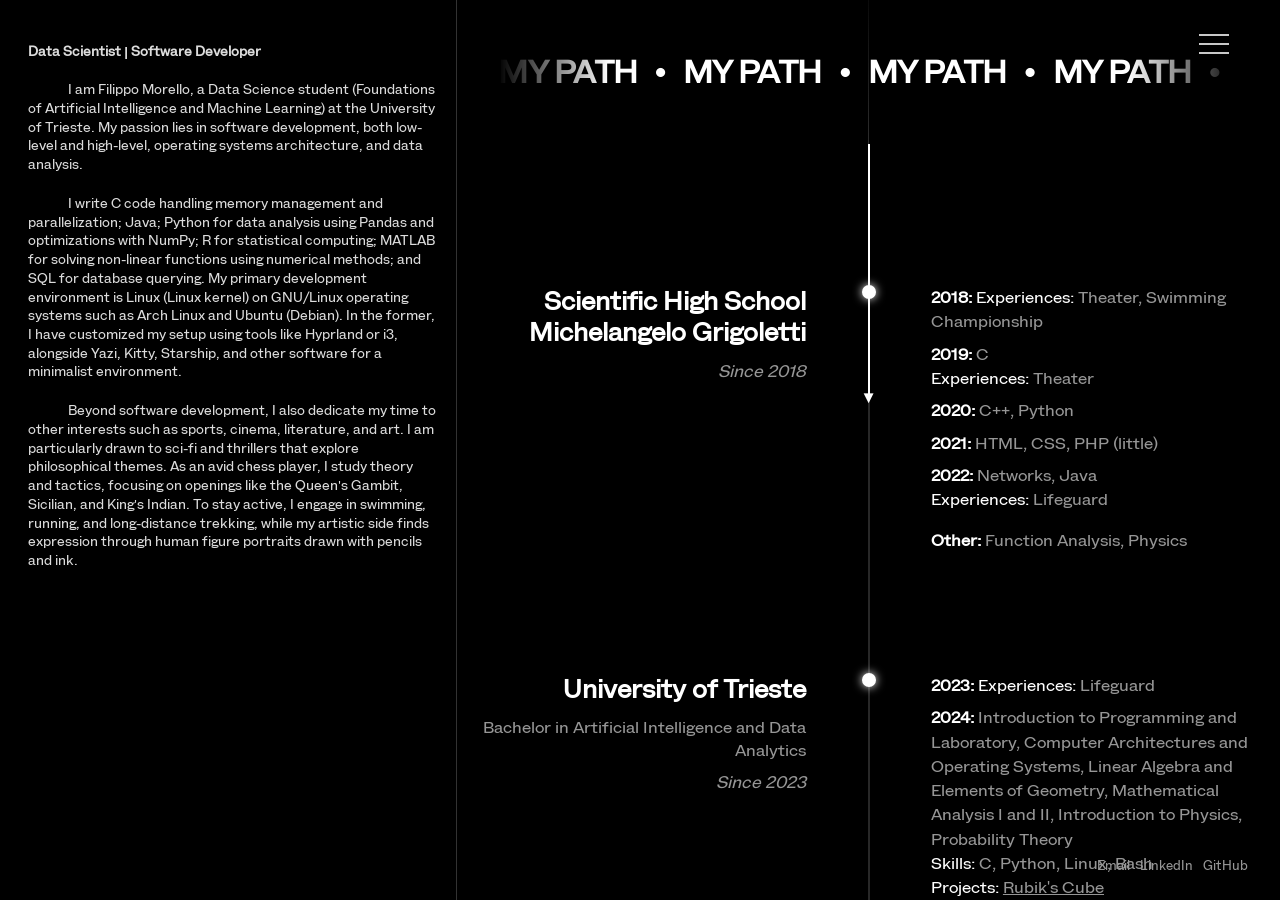
<file: index.html>
<!DOCTYPE html>
<html lang="en">
<head>
    <meta charset="UTF-8">
    <meta name="viewport" content="width=device-width, initial-scale=1.0">
    <title>Filippo Morello - Home</title>
    <link rel="stylesheet" href="css/style.css">
</head>
<body>
    <div class="page" id="top">
        <div class="orientation">
            
            <!-- Left Pane (Verso) -->
            <div class="verso">
                <nav class="hamburger-nav">
                    <div class="hamburger-icon">
                        <span></span>
                        <span></span>
                        <span></span>
                    </div>
                                        <div class="hamburger-menu">
                        <a href="index.html">Home</a>
                        <a href="html/projects.html">Projects</a>
                    </div>
                </nav>
                
                <div class="verso-index" id="about">
                    <p class="no-indent"><strong>Data Scientist | Software Developer </strong></p>
                    <p>I am Filippo Morello, a Data Science student (Foundations of Artificial Intelligence and Machine Learning) at the University of Trieste. My passion lies in software development, both low-level and high-level, operating systems architecture, and data analysis.</p>
                    <p>I write C code handling memory management and parallelization; Java; Python for data analysis using Pandas and optimizations with NumPy; R for statistical computing; MATLAB for solving non-linear functions using numerical methods; and SQL for database querying. My primary development environment is Linux (Linux kernel) on GNU/Linux operating systems such as Arch Linux and Ubuntu (Debian). In the former, I have customized my setup using tools like Hyprland or i3, alongside Yazi, Kitty, Starship, and other software for a minimalist environment.</p>
                    <p>Beyond software development, I also dedicate my time to other interests such as sports, cinema, literature, and art. I am particularly drawn to sci-fi and thrillers that explore philosophical themes. As an avid chess player, I study theory and tactics, focusing on openings like the Queen's Gambit, Sicilian, and King's Indian. To stay active, I engage in swimming, running, and long-distance trekking, while my artistic side finds expression through human figure portraits drawn with pencils and ink.</p>
                    
                    <p class="contact" id="contact">
                        <a href="mailto:filippo.morello@proton.me">Email</a>
                        <a href="https://www.linkedin.com/in/filmor04/" target="_blank">LinkedIn</a>
                        <a href="https://github.com/Il-Moro" target="_blank">GitHub</a>
                    </p>
                </div>
            </div>

            <!-- Right Pane (Recto) -->
            <div class="recto">
                
                <div class="giant-index-block" style="margin-bottom: 2em; width: 100%; margin-top: 4em;">
                    <div class="giant-word-container marquee-fade-container">
                        <h1 class="giant-word marquee-content" style="margin: 0; padding: 0; font-size: 2.5vw; color: #fff;">
                            My Path &nbsp; &bull; &nbsp; My Path &nbsp; &bull; &nbsp; My Path &nbsp; &bull; &nbsp; My Path &nbsp; &bull; &nbsp; My Path &nbsp; &bull; &nbsp; My Path &nbsp; &bull; &nbsp; My Path &nbsp; &bull; &nbsp; 
                        </h1>
                    </div>
                </div>

                <div class="timeline-container">
                    <div class="timeline-line"></div>
                    <div class="timeline-progress" id="timeline-progress"></div>
                    
                    <div class="timeline-node">
                        <div class="timeline-left">
                            <h2 class="timeline-title">Scientific High School<br>Michelangelo Grigoletti</h2>
                            <p class="timeline-date">Since 2018</p>
                        </div>
                        <div class="timeline-dot"></div>
                        <div class="timeline-right">
                            <p class="timeline-description"><strong>2018:</strong> <span style="color: #fff">Experiences:</span> Theater, Swimming Championship</p>
                            <p class="timeline-description"><strong>2019:</strong> C <br><span style="color: #fff">Experiences:</span> Theater</p>
                            <p class="timeline-description"><strong>2020:</strong> C++, Python</p>
                            <p class="timeline-description"><strong>2021:</strong> HTML, CSS, PHP (little)</p>
                            <p class="timeline-description"><strong>2022:</strong> Networks, Java <br><span style="color: #fff">Experiences:</span> Lifeguard</p>
                            <p class="timeline-description" style="margin-top: 1em;"><strong>Other:</strong> Function Analysis, Physics</p>
                        </div>
                    </div>

                    <div class="timeline-node">
                        <div class="timeline-left">
                            <h2 class="timeline-title">University of Trieste</h2>
                            <h3 class="timeline-subtitle">Bachelor in Artificial Intelligence and Data Analytics</h3>
                            <p class="timeline-date">Since 2023</p>
                        </div>
                        <div class="timeline-dot"></div>
                        <div class="timeline-right">
                            <p class="timeline-description"><strong>2023:</strong> <span style="color: #fff">Experiences:</span> Lifeguard</p>
                            <p class="timeline-description"><strong>2024:</strong> Introduction to Programming and Laboratory, Computer Architectures and Operating Systems, Linear Algebra and Elements of Geometry, Mathematical Analysis I and II, Introduction to Physics, Probability Theory <br><span style="color: #fff">Skills:</span> C, Python, Linux, Bash <br><span style="color: #fff">Projects:</span> <a href="html/projects.html#rubiks" style="color: rgb(150, 150, 150); text-decoration: underline;">Rubik's Cube</a></p>
                            <p class="timeline-description"><strong>2025:</strong> Algorithms and Data Structures, Databases, Optimization Algorithms, Statistical Inference, Mathematical Methods and Models for Artificial Intelligence, Ethical, Social and Legal Aspects of AI, English <br><span style="color: #fff">Skills:</span> R, MATLAB, PySide6, OOP, SQL, DB Queries</p>
                            <p class="timeline-description"><strong>2026:</strong> Introduction to Artificial Intelligence, Data Analytics, Machine Learning (RL, Supervised & Unsupervised), Neural Networks, Regression Models, Numerical Analysis, ODE Analysis for Models, Computability Complexity and Logic, Computer Networks and Cybersecurity, Software Development Methods <br><span style="color: #fff">Skills:</span> Python Data Stack (Scikit-learn, NumPy, Pandas), Tooling (Gradle, Git, GitHub Actions, CI/CD) <br><span style="color: #fff">Projects:</span> <a href="html/projects.html#tensorforth" style="color: rgb(150, 150, 150); text-decoration: underline;">TensorForth</a>, <a href="html/projects.html#chess" style="color: rgb(150, 150, 150); text-decoration: underline;">Java Chess Engine</a>, <a href="html/projects.html#dots" style="color: rgb(150, 150, 150); text-decoration: underline;">Arch & Hyprland Dots</a></p>
                        </div>
                    </div>

                    <div class="timeline-node">
                        <div class="timeline-left">
                            <h3 class="timeline-subtitle">Master's Degree in Data Science: Foundations of Artificial Intelligence and Machine Learning</h3>
                            <p class="timeline-date">Since 2026</p>
                        </div>
                        <div class="timeline-dot"></div>
                        <div class="timeline-right">
                            <p class="timeline-description">[following the lectures]</p>
                        </div>
                    </div>
                </div>

            </div>

        </div>
    </div>

    <script>
        document.addEventListener('DOMContentLoaded', () => {
            const recto = document.querySelector('.recto');
            const progress = document.getElementById('timeline-progress');
            const nodes = document.querySelectorAll('.timeline-node');
            
            const handleScroll = () => {
                const isMobile = window.innerWidth <= 768;
                const scrollContainer = isMobile ? window : recto;
                
                const scrollTop = isMobile ? window.scrollY : recto.scrollTop;
                const containerHeight = isMobile ? window.innerHeight : recto.clientHeight;
                const scrollHeight = isMobile ? document.body.scrollHeight : recto.scrollHeight;
                
                // Calculate percentage
                let percentage = (scrollTop / (scrollHeight - containerHeight)) * 100;
                // Add a little extra so it starts filling right away
                percentage = Math.min(percentage + 15, 100);
                
                progress.style.height = percentage + '%';

                // Activate nodes based on scroll
                nodes.forEach(node => {
                    const nodeTop = isMobile ? node.getBoundingClientRect().top : node.getBoundingClientRect().top - recto.getBoundingClientRect().top;
                    if (nodeTop < containerHeight * 0.75) {
                        node.classList.add('active');
                    } else {
                        node.classList.remove('active');
                    }
                });
            };

            const isMobile = window.innerWidth <= 768;
            if (isMobile) {
                window.addEventListener('scroll', handleScroll);
            } else {
                recto.addEventListener('scroll', handleScroll);
            }
            // Trigger once on load
            setTimeout(handleScroll, 100);
        });
    </script>
</body>
</html>
</file>
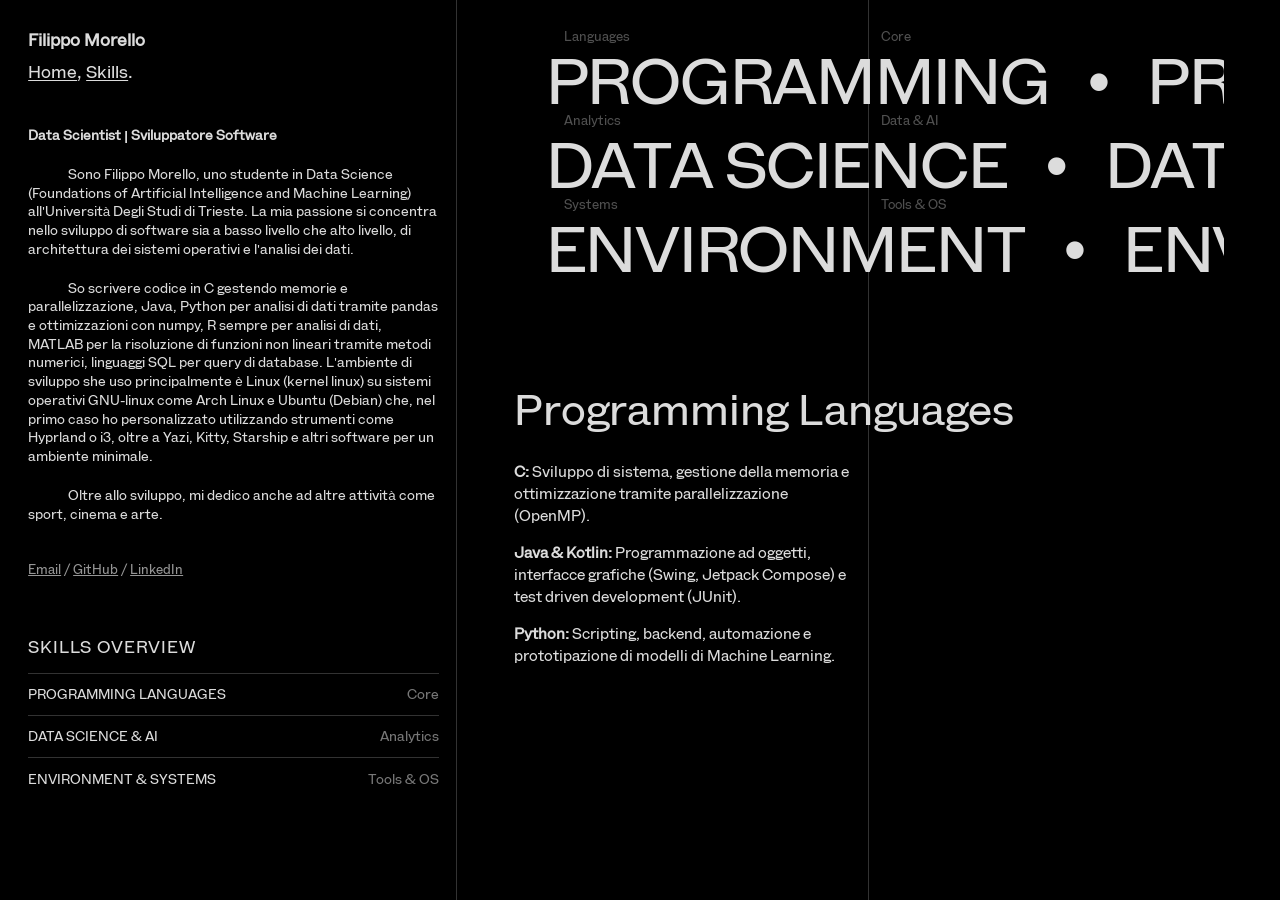
<file: skills.html>
<!DOCTYPE html>
<html lang="it">
<head>
    <meta charset="UTF-8">
    <meta name="viewport" content="width=device-width, initial-scale=1.0">
    <title>Filippo Morello - Skills</title>
    <link rel="stylesheet" href="style.css">
</head>
<body>
    <div class="page" id="top">
        <div class="orientation">
            
            <!-- Left Pane (Verso) -->
            <div class="verso">
                <nav>
                    <span class="home"><a href="index.html">Filippo Morello</a></span>
                    <span class="nav-links">
                        <a href="index.html">Home</a>, 
                        <a href="skills.html">Skills</a>.
                    </span>
                </nav>
                
                <div class="verso-index" id="about">
                    <p class="no-indent"><strong>Data Scientist | Sviluppatore Software </strong></p>
                    <p>Sono Filippo Morello, uno studente in Data Science (Foundations of Artificial Intelligence and Machine Learning) all'Università Degli Studi di Trieste. La mia passione si concentra nello sviluppo di software sia a basso livello che alto livello, di architettura dei sistemi operativi e l'analisi dei dati.</p>
                    <p>So scrivere codice in C gestendo memorie e parallelizzazione, Java, Python per analisi di dati tramite pandas e ottimizzazioni con numpy, R sempre per analisi di dati, MATLAB per la risoluzione di funzioni non lineari tramite metodi numerici, linguaggi SQL per query di database. L'ambiente di sviluppo she uso principalmente è Linux (kernel linux) su sistemi operativi GNU-linux come Arch Linux e Ubuntu (Debian) che, nel primo caso ho personalizzato utilizzando strumenti come Hyprland o i3, oltre a Yazi, Kitty, Starship e altri software per un ambiente minimale.</p>
                    <p>Oltre allo sviluppo, mi dedico anche ad altre attività come sport, cinema e arte.</p>
                    
                    <p class="contact" id="contact">
                        <a href="mailto:filippo.morello@proton.me">Email</a> / 
                        <a href="https://github.com/Il-Moro" target="_blank">GitHub</a> / 
                        <a href="#">LinkedIn</a>
                    </p>
                </div>
                
                <div class="section-header">
                    <h1>Skills Overview</h1>
                </div>

                <div class="projects-list">
                    <div class="item">
                        <a href="#lang">
                            <p class="item-details">
                                <span class="title">PROGRAMMING LANGUAGES</span>
                                <span class="collaborator">Core</span>
                            </p>
                        </a>
                    </div>
                    <div class="item">
                        <a href="#data">
                            <p class="item-details">
                                <span class="title">DATA SCIENCE & AI</span>
                                <span class="collaborator">Analytics</span>
                            </p>
                        </a>
                    </div>
                    <div class="item">
                        <a href="#sys">
                            <p class="item-details">
                                <span class="title">ENVIRONMENT & SYSTEMS</span>
                                <span class="collaborator">Tools & OS</span>
                            </p>
                        </a>
                    </div>
                </div>
            </div>

            <!-- Right Pane (Recto) -->
            <div class="recto">
                
                <!-- Giant Typographic Index for Skills -->
                <div id="giant-index" class="synopsis" style="padding-top: 2em; padding-bottom: 1em; min-height: auto;">
                    
                    <div class="giant-index-block">
                        <div class="giant-labels">
                            <span class="gl-left">Languages</span>
                            <span class="gl-right">Core</span>
                        </div>
                        <div class="giant-word-container">
                            <a href="#lang" class="giant-word marquee-content">
                                Programming &nbsp; • &nbsp; Programming &nbsp; • &nbsp; Programming &nbsp; • &nbsp; Programming &nbsp; • &nbsp; Programming &nbsp; • &nbsp; Programming &nbsp; • &nbsp; Programming &nbsp; • &nbsp; 
                            </a>
                        </div>
                    </div>

                    <div class="giant-index-block">
                        <div class="giant-labels">
                            <span class="gl-left">Analytics</span>
                            <span class="gl-right">Data & AI</span>
                        </div>
                        <div class="giant-word-container">
                            <a href="#data" class="giant-word marquee-content">
                                Data Science &nbsp; • &nbsp; Data Science &nbsp; • &nbsp; Data Science &nbsp; • &nbsp; Data Science &nbsp; • &nbsp; Data Science &nbsp; • &nbsp; Data Science &nbsp; • &nbsp; Data Science &nbsp; • &nbsp; 
                            </a>
                        </div>
                    </div>

                    <div class="giant-index-block">
                        <div class="giant-labels">
                            <span class="gl-left">Systems</span>
                            <span class="gl-right">Tools & OS</span>
                        </div>
                        <div class="giant-word-container">
                            <a href="#sys" class="giant-word marquee-content">
                                Environment &nbsp; • &nbsp; Environment &nbsp; • &nbsp; Environment &nbsp; • &nbsp; Environment &nbsp; • &nbsp; Environment &nbsp; • &nbsp; Environment &nbsp; • &nbsp; Environment &nbsp; • &nbsp; 
                            </a>
                        </div>
                    </div>

                </div>
                
                <div id="lang" class="synopsis" style="padding-top: 4em;">
                    <h1 class="first-recto">Programming Languages</h1>
                    <p class="description" style="margin-top: 1em;"><strong>C:</strong> Sviluppo di sistema, gestione della memoria e ottimizzazione tramite parallelizzazione (OpenMP).</p>
                    <p class="description" style="margin-top: 1em;"><strong>Java & Kotlin:</strong> Programmazione ad oggetti, interfacce grafiche (Swing, Jetpack Compose) e test driven development (JUnit).</p>
                    <p class="description" style="margin-top: 1em;"><strong>Python:</strong> Scripting, backend, automazione e prototipazione di modelli di Machine Learning.</p>
                </div>

                <div id="data" class="synopsis" style="padding-top: 0;">
                    <h1 class="first-recto">Data Science & AI</h1>
                    <p class="description" style="margin-top: 1em;"><strong>Analisi dei Dati:</strong> Competenza profonda con Pandas, NumPy e librerie R per la manipolazione di dataset complessi e inferenza statistica.</p>
                    <p class="description" style="margin-top: 1em;"><strong>Matematica Computazionale:</strong> Uso estensivo di MATLAB per risoluzione di funzioni non lineari tramite metodi numerici.</p>
                    <p class="description" style="margin-top: 1em;"><strong>Machine Learning:</strong> Algoritmi classici (Minimax, Alpha-Beta) e studio di architetture per deep learning e reti neurali (TensorForth).</p>
                </div>

                <div id="sys" class="synopsis" style="padding-top: 0;">
                    <h1 class="first-recto">Environment & Systems</h1>
                    <p class="description" style="margin-top: 1em;"><strong>Linux & OS:</strong> Arch Linux, Ubuntu (Debian). Competenza nel kernel Linux e nella shell (Bash, Zsh).</p>
                    <p class="description" style="margin-top: 1em;"><strong>Tiling Window Managers:</strong> Hyprland, i3. Creazione di dotfiles e configurazioni minimaliste (Waybar, Kitty).</p>
                    <p class="description" style="margin-top: 1em;"><strong>DevOps & Tools:</strong> Git, GitHub Actions (CI/CD), Makefile, Neovim, Yazi.</p>
                </div>
            </div>

        </div>
    </div>
</body>
</html>
</file>
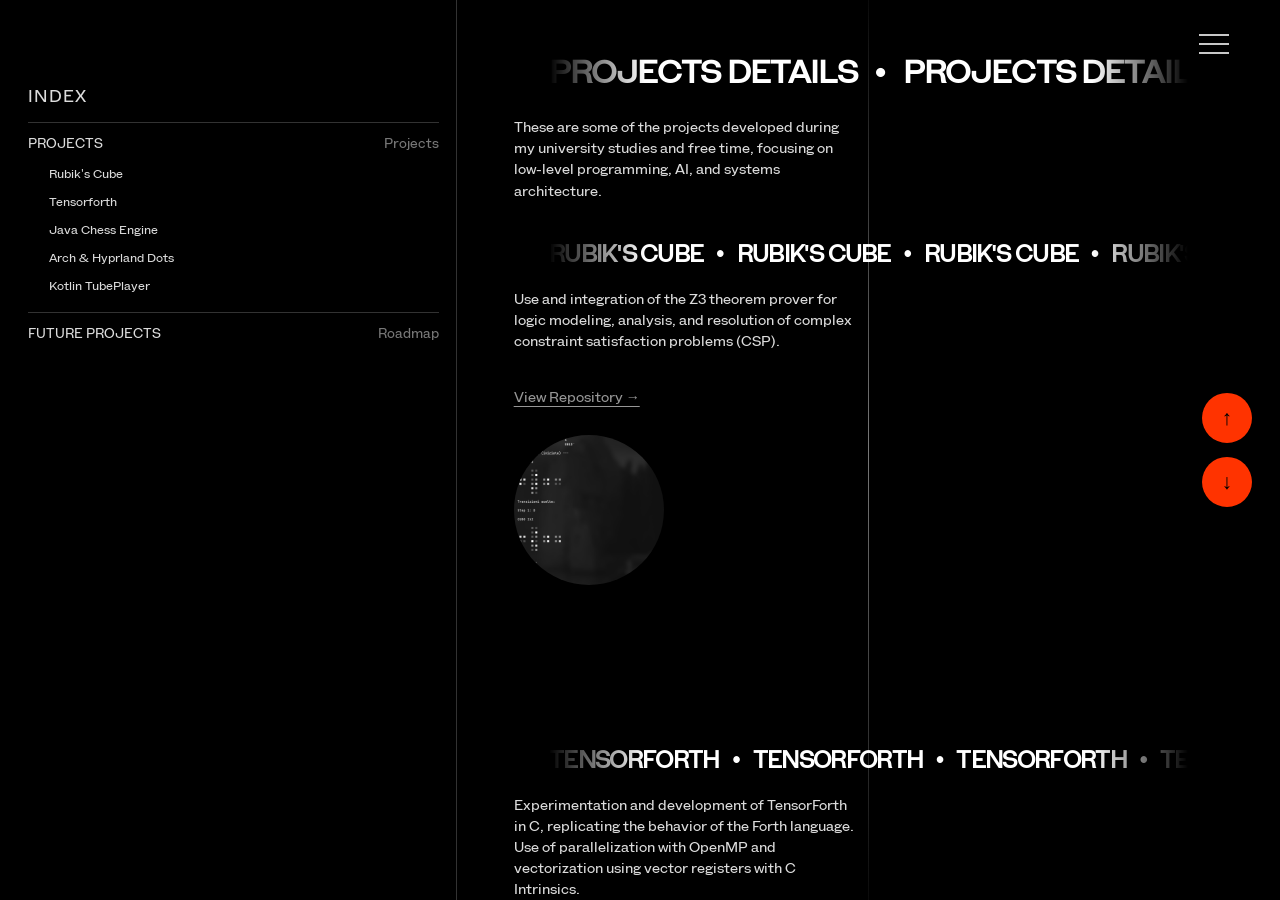
<file: html/projects.html>
<!DOCTYPE html>
<html lang="it">
<head>
    <meta charset="UTF-8">
    <meta name="viewport" content="width=device-width, initial-scale=1.0">
    <title>Filippo Morello - Projects</title>
    <link rel="stylesheet" href="../css/style.css">
</head>
<body>
    <div class="page" id="top">
        <div class="orientation">
            
            <!-- Left Pane (Verso) -->
            <div class="verso">
                <nav class="hamburger-nav">
                    <div class="hamburger-icon">
                        <span></span>
                        <span></span>
                        <span></span>
                    </div>
                                        <div class="hamburger-menu">
                        <a href="../index.html">Home</a>
                        <a href="projects.html">Projects</a>
                    </div>
                </nav>

                <div class="fonts" id="index-list">
                    <header class="section-header">
                        <h1>Index</h1>
                    </header>
                    
                    
                    <div class="item">
                        <a href="#projects">
                            <p class="item-details">
                                <span class="title">PROJECTS</span>
                                <span class="collaborator">Projects</span>
                            </p>
                        </a>
                        
                        <!-- Indented projects -->
                        <div class="sub-projects" style="padding-left: 1.5em; margin-top: 0.5em;">
                            <div class="item" style="border-top: none; padding: 0.4rem 0;">
                                <a href="#rubiks"><p class="item-details"><span class="title" style="text-transform: none; font-size: 0.9em;">Rubik's Cube</span></p></a>
                            </div>
                            <div class="item" style="border-top: none; padding: 0.4rem 0;">
                                <a href="#tensorforth"><p class="item-details"><span class="title" style="text-transform: none; font-size: 0.9em;">Tensorforth</span></p></a>
                            </div>
                            <div class="item" style="border-top: none; padding: 0.4rem 0;">
                                <a href="#chess"><p class="item-details"><span class="title" style="text-transform: none; font-size: 0.9em;">Java Chess Engine</span></p></a>
                            </div>
                            <div class="item" style="border-top: none; padding: 0.4rem 0;">
                                <a href="#dots"><p class="item-details"><span class="title" style="text-transform: none; font-size: 0.9em;">Arch & Hyprland Dots</span></p></a>
                            </div>
                            <div class="item" style="border-top: none; padding: 0.4rem 0;">
                                <a href="#tubeplayer"><p class="item-details"><span class="title" style="text-transform: none; font-size: 0.9em;">Kotlin TubePlayer</span></p></a>
                            </div>
                        </div>
                    </div>

                    <div class="item">
                        <a href="#future">
                            <p class="item-details">
                                <span class="title">FUTURE PROJECTS</span>
                                <span class="collaborator">Roadmap</span>
                            </p>
                        </a>
                    </div>

                    
                </div>
            </div>
            
            <!-- Right Pane (Recto) -->
            <div class="recto">
                
                <div id="projects" class="synopsis" style="padding-top: 4em; padding-bottom: 2em; min-height: auto;">
                    <div class="giant-index-block" style="margin-bottom: 1.5em; width: 100%;">
                        <div class="giant-word-container marquee-fade-container">
                            <h1 class="giant-word marquee-content" style="margin: 0; padding: 0; font-size: 2.5vw; color: #fff;">
                                Projects Details &nbsp; &bull; &nbsp; Projects Details &nbsp; &bull; &nbsp; Projects Details &nbsp; &bull; &nbsp; Projects Details &nbsp; &bull; &nbsp; Projects Details &nbsp; &bull; &nbsp; Projects Details &nbsp; &bull; &nbsp; Projects Details &nbsp; &bull; &nbsp; Projects Details &nbsp; &bull; &nbsp; 
                            </h1>
                        </div>
                    </div>
                    <p class="description" style="margin-top: 2em; text-align: left;">These are some of the projects developed during my university studies and free time, focusing on low-level programming, AI, and systems architecture.</p>
                </div>

                <div id="rubiks" class="synopsis" style="padding-top: 0;">
                    <div class="giant-index-block" style="margin-bottom: 1.5em; width: 100%;">
                        <div class="giant-word-container marquee-fade-container">
                            <h1 class="giant-word marquee-content" style="margin: 0; padding: 0; font-size: 1.8vw; color: #fff;">
                                Rubik's Cube &nbsp; &bull; &nbsp; Rubik's Cube &nbsp; &bull; &nbsp; Rubik's Cube &nbsp; &bull; &nbsp; Rubik's Cube &nbsp; &bull; &nbsp; Rubik's Cube &nbsp; &bull; &nbsp; Rubik's Cube &nbsp; &bull; &nbsp; Rubik's Cube &nbsp; &bull; &nbsp; Rubik's Cube &nbsp; &bull; &nbsp; 
                            </h1>
                        </div>
                    </div>
                    <p class="description" style="margin-top: 1em;">Use and integration of the Z3 theorem prover for logic modeling, analysis, and resolution of complex constraint satisfaction problems (CSP).<br><br> <a href="https://github.com/Il-Moro/Rubik-s_Cube" target="_blank">View Repository →</a></p>
                    <img src="../images/projects/a1.png" alt="Rubik's Cube Screenshot" style="width: 150px; height: 150px; border-radius: 50%; object-fit: cover; filter: grayscale(100%); transition: all 0.8s cubic-bezier(0.25, 1, 0.5, 1); cursor: crosshair; margin-top: 2em; display: block;" 
                    onmouseover="this.style.width='100%'; this.style.height=(this.naturalHeight / this.naturalWidth * this.parentElement.clientWidth) + 'px'; this.style.borderRadius='0'; this.style.filter='grayscale(0%)'" 
                    onmouseout="this.style.width='150px'; this.style.height='150px'; this.style.borderRadius='50%'; this.style.filter='grayscale(100%)'">
                </div>
                
                <div id="tensorforth" class="synopsis" style="padding-top: 0;">
                    <div class="giant-index-block" style="margin-bottom: 1.5em; width: 100%;">
                        <div class="giant-word-container marquee-fade-container">
                            <h1 class="giant-word marquee-content" style="margin: 0; padding: 0; font-size: 1.8vw; color: #fff;">
                                TensorForth &nbsp; &bull; &nbsp; TensorForth &nbsp; &bull; &nbsp; TensorForth &nbsp; &bull; &nbsp; TensorForth &nbsp; &bull; &nbsp; TensorForth &nbsp; &bull; &nbsp; TensorForth &nbsp; &bull; &nbsp; TensorForth &nbsp; &bull; &nbsp; TensorForth &nbsp; &bull; &nbsp; 
                            </h1>
                        </div>
                    </div>
                    <p class="description" style="margin-top: 1em;">Experimentation and development of TensorForth in C, replicating the behavior of the Forth language. Use of parallelization with OpenMP and vectorization using vector registers with C Intrinsics.<br><br> <a href="https://github.com/Il-Moro/PAPProjects" target="_blank">View Repository →</a></p>
                </div>

                <div id="chess" class="synopsis" style="padding-top: 0;">
                    <div class="giant-index-block" style="margin-bottom: 1.5em; width: 100%;">
                        <div class="giant-word-container marquee-fade-container">
                            <h1 class="giant-word marquee-content" style="margin: 0; padding: 0; font-size: 1.8vw; color: #fff;">
                                Java Chess Engine &nbsp; &bull; &nbsp; Java Chess Engine &nbsp; &bull; &nbsp; Java Chess Engine &nbsp; &bull; &nbsp; Java Chess Engine &nbsp; &bull; &nbsp; Java Chess Engine &nbsp; &bull; &nbsp; Java Chess Engine &nbsp; &bull; &nbsp; Java Chess Engine &nbsp; &bull; &nbsp; Java Chess Engine &nbsp; &bull; &nbsp; 
                            </h1>
                        </div>
                    </div>
                    <p class="description" style="margin-top: 1em;">Design and development of a chess engine with a Swing graphical interface. Implementation of the artificial intelligence decision-making logic using the Minimax algorithm with Alpha-Beta pruning, plus a solid structure of automated test suites via JUnit 5. Use of Git versioning, CI, and GitHub Actions.<br><br> <a href="https://github.com/Il-Moro/Chess-engine" target="_blank">View Repository →</a></p>
                    <img src="../images/projects/a2.png" alt="Chess Engine Screenshot" style="width: 150px; height: 150px; border-radius: 50%; object-fit: cover; filter: grayscale(100%); transition: all 0.8s cubic-bezier(0.25, 1, 0.5, 1); cursor: crosshair; margin-top: 2em; display: block;" 
                    onmouseover="this.style.width='100%'; this.style.height=(this.naturalHeight / this.naturalWidth * this.parentElement.clientWidth) + 'px'; this.style.borderRadius='0'; this.style.filter='grayscale(0%)'" 
                    onmouseout="this.style.width='150px'; this.style.height='150px'; this.style.borderRadius='50%'; this.style.filter='grayscale(100%)'">
                </div>

                <div id="dots" class="synopsis" style="padding-top: 0;">
                    <div class="giant-index-block" style="margin-bottom: 1.5em; width: 100%;">
                        <div class="giant-word-container marquee-fade-container">
                            <h1 class="giant-word marquee-content" style="margin: 0; padding: 0; font-size: 1.8vw; color: #fff;">
                                Arch & Hyprland Dots &nbsp; &bull; &nbsp; Arch & Hyprland Dots &nbsp; &bull; &nbsp; Arch & Hyprland Dots &nbsp; &bull; &nbsp; Arch & Hyprland Dots &nbsp; &bull; &nbsp; Arch & Hyprland Dots &nbsp; &bull; &nbsp; Arch & Hyprland Dots &nbsp; &bull; &nbsp; Arch & Hyprland Dots &nbsp; &bull; &nbsp; Arch & Hyprland Dots &nbsp; &bull; &nbsp; 
                            </h1>
                        </div>
                    </div>
                    <p class="description" style="margin-top: 1em;">Customization of the development environment on Arch Linux, integrating a dedicated repository for dotfiles, Zsh scripts, and Makefiles to automate the installation and configuration of a new environment based on tiling window managers (Hyprland, i3) and terminal tools (Waybar, Yazi, Kitty, Neovim).<br><br> <a href="https://github.com/Il-Moro/hyprland-arch" target="_blank">View Repository →</a></p>
                </div>

                <div id="tubeplayer" class="synopsis" style="padding-top: 0;">
                    <div class="giant-index-block" style="margin-bottom: 1.5em; width: 100%;">
                        <div class="giant-word-container marquee-fade-container">
                            <h1 class="giant-word marquee-content" style="margin: 0; padding: 0; font-size: 1.8vw; color: #fff;">
                                Kotlin TubePlayer &nbsp; &bull; &nbsp; Kotlin TubePlayer &nbsp; &bull; &nbsp; Kotlin TubePlayer &nbsp; &bull; &nbsp; Kotlin TubePlayer &nbsp; &bull; &nbsp; Kotlin TubePlayer &nbsp; &bull; &nbsp; Kotlin TubePlayer &nbsp; &bull; &nbsp; Kotlin TubePlayer &nbsp; &bull; &nbsp; Kotlin TubePlayer &nbsp; &bull; &nbsp; 
                            </h1>
                        </div>
                    </div>
                    <p class="description" style="margin-top: 1em;">Mobile application (Vibe Coded) for background media streaming. Built with Jetpack Compose for a modern and fluid interface, utilizing Media3 ExoPlayer and NewPipeExtractor for managing and playing playlists and audio/video content.<br><br> <a href="https://github.com/Il-Moro/tubePlayer" target="_blank">View Repository →</a></p>
                </div>
                
                <div id="future" class="synopsis" style="padding-top: 0;">
                    <div class="giant-index-block" style="margin-bottom: 1.5em; width: 100%;">
                        <div class="giant-word-container marquee-fade-container">
                            <h1 class="giant-word marquee-content" style="margin: 0; padding: 0; font-size: 2.5vw; color: #fff;">
                                Future Projects &nbsp; &bull; &nbsp; Future Projects &nbsp; &bull; &nbsp; Future Projects &nbsp; &bull; &nbsp; Future Projects &nbsp; &bull; &nbsp; Future Projects &nbsp; &bull; &nbsp; Future Projects &nbsp; &bull; &nbsp; Future Projects &nbsp; &bull; &nbsp; Future Projects &nbsp; &bull; &nbsp; 
                            </h1>
                        </div>
                    </div>
                    <p class="description" style="margin-top: 1em;"><strong>Upcoming Roadmap:</strong> I am working on my thesis project, which involves studying the allometry of insects, specifically dragonflies, to evaluate the feasibility of a real model for hovering rather than helical flight. The ultimate goal of this project is to train an RL (Reinforcement Learning) model that simulates flight.</p>
                </div>

                </div>

        </div>
    </div>
    
    <div class="scroll-arrows" style="position: fixed; right: 2em; top: 50%; transform: translateY(-50%); display: flex; flex-direction: column; gap: 1em; z-index: 1000;">
        <button id="scroll-up" style="width: 50px; height: 50px; border-radius: 50%; background-color: #ff3300; border: none; color: black; font-size: 1.5rem; cursor: pointer; display: flex; justify-content: center; align-items: center; transition: transform 0.3s ease; box-shadow: 0 4px 12px rgba(0,0,0,0.5);" onmouseover="this.style.transform='scale(1.1)'" onmouseout="this.style.transform='scale(1)'">↑</button>
        <button id="scroll-down" style="width: 50px; height: 50px; border-radius: 50%; background-color: #ff3300; border: none; color: black; font-size: 1.5rem; cursor: pointer; display: flex; justify-content: center; align-items: center; transition: transform 0.3s ease; box-shadow: 0 4px 12px rgba(0,0,0,0.5);" onmouseover="this.style.transform='scale(1.1)'" onmouseout="this.style.transform='scale(1)'">↓</button>
    </div>

    <script>
        document.addEventListener('DOMContentLoaded', () => {
            const recto = document.querySelector('.recto');
            const sections = document.querySelectorAll('.recto .synopsis');
            const upBtn = document.getElementById('scroll-up');
            const downBtn = document.getElementById('scroll-down');

            const getOffsets = () => {
                const isMobile = window.innerWidth <= 768;
                return Array.from(sections).map(s => isMobile ? s.getBoundingClientRect().top + window.scrollY : s.offsetTop);
            };

            upBtn.addEventListener('click', () => {
                const isMobile = window.innerWidth <= 768;
                const scrollPos = isMobile ? window.scrollY : recto.scrollTop;
                const offsets = getOffsets();
                
                for (let i = offsets.length - 1; i >= 0; i--) {
                    if (offsets[i] < scrollPos - 10) {
                        isMobile ? window.scrollTo({ top: offsets[i], behavior: 'smooth' }) : recto.scrollTo({ top: offsets[i], behavior: 'smooth' });
                        return;
                    }
                }
                isMobile ? window.scrollTo({ top: 0, behavior: 'smooth' }) : recto.scrollTo({ top: 0, behavior: 'smooth' });
            });

            downBtn.addEventListener('click', () => {
                const isMobile = window.innerWidth <= 768;
                const scrollPos = isMobile ? window.scrollY : recto.scrollTop;
                const offsets = getOffsets();
                
                for (let i = 0; i < offsets.length; i++) {
                    if (offsets[i] > scrollPos + 10) {
                        isMobile ? window.scrollTo({ top: offsets[i], behavior: 'smooth' }) : recto.scrollTo({ top: offsets[i], behavior: 'smooth' });
                        return;
                    }
                }
            });
        });
    </script>
</body>
</html>
</file>
<file: css/style.css>
@font-face {
    font-family: 'Attendant';
    src: url('../sources/Attendant0.3-Medium.woff2') format('woff2');
    font-weight: 500;
    font-style: normal;
}
@font-face {
    font-family: 'Field Grot';
    src: url('../sources/Field_Grot_Wide_0624_Trial-Regular.woff') format('woff');
    font-weight: 400;
    font-style: normal;
}
@import url('https://fonts.googleapis.com/css2?family=Abril+Fatface&display=swap');

html, body {
    margin: 0;
    padding: 0;
    scroll-behavior: smooth;
    background-color: rgb(0,0,0);
    color: rgb(220, 220, 220);
    font-family: 'Field Grot', sans-serif;
    font-size: 1.1vw;
    line-height: 1.4;
    -webkit-font-smoothing: antialiased;
    overflow: hidden; /* Blocca lo scroll della pagina intera, scorrono solo le colonne */
}

::-webkit-scrollbar {
    display: none;
}

a {
    color: inherit;
    text-decoration: none;
    transition: color 0.3s ease;
}
a:hover {
    color: #fff;
    text-decoration: underline;
}

.orientation {
    display: flex;
    flex-direction: row;
    height: 100vh;
}

.verso, .recto {
    padding: 2em 1.2em 4em 2em;
    border-right: 1px solid rgb(50,50,50);
    overflow-y: scroll;
    overflow-x: hidden;
}

.verso {
    flex: 1;
    padding-bottom: 10em;
}

.recto {
    flex: 2;
    border-right: 0;
    padding: 0;
    background: linear-gradient(to bottom, rgba(100,100,100,0.1), rgba(200,200,200,0.6), rgba(100,100,100,0.1)) no-repeat center / 1px 100%;
    padding-bottom: 10em;
}

/* Navigazione Verso */
nav {
    margin-bottom: 2.5em;
    font-size: 1.2rem;
}
nav .home {
    font-size: 2rem;
    font-weight: 700;
    display: block;
    margin-bottom: 0.5em;
    letter-spacing: -0.03em;
}
nav .nav-links {
    position: fixed;
    top: 2em;
    right: 3em;
    display: flex;
    flex-direction: row;
    gap: 3em;
    z-index: 1000;
}
nav .nav-links a {
    font-size: 2rem;
    font-weight: 700;
    text-transform: uppercase;
    text-decoration: none;
    letter-spacing: -0.02em;
    transition: all 0.3s ease;
    color: rgb(200, 200, 200);
    border: none;
    padding: 0;
}
nav .nav-links a:hover {
    color: #fff;
    text-decoration: none;
    background: transparent;
    transform: translateY(-2px);
}

/* Testo Verso */
.verso-index {
    font-size: 0.95rem;
}
.verso-index p {
    margin-bottom: 1.5em;
    text-indent: 3em;
}
.verso-index p.no-indent {
    text-indent: 0;
}
.verso-index p.contact {
    position: fixed;
    bottom: 2em;
    right: 2.5em;
    z-index: 100;
    text-indent: 0;
    margin: 0;
    color: rgb(150, 150, 150);
    font-size: 0.9rem;
    background: transparent;
    padding: 0;
    display: flex;
    gap: 0.8em;
}
.verso-index p.contact a {
    text-decoration: none;
    transition: color 0.3s ease;
}
.verso-index p.contact a:hover {
    color: #fff;
    text-decoration: underline;
}

/* Elenco Progetti Verso */
.section-header {
    margin-top: 4em;
    margin-bottom: 1em;
}
.section-header h1 {
    font-size: 1.2rem;
    font-weight: 500;
    text-transform: uppercase;
    letter-spacing: 0.05em;
}
.item {
    border-top: 1px solid rgb(50,50,50);
    padding: 0.8rem 0;
    transition: color 0.3s ease, padding-left 0.3s ease;
}
.item:hover {
    color: #fff;
    cursor: pointer;
    padding-left: 0.5rem;
}
.item-details {
    display: flex;
    justify-content: space-between;
    margin: 0;
    font-size: 0.95rem;
}
.collaborator {
    color: rgb(120,120,120);
}

/* Recto (Right side) styles */
.synopsis {
    padding: 4em 4em;
    min-height: 50vh;
}

/* Giant Index Style at the top of Recto */
.giant-index-block {
    margin-bottom: 0.2rem;
}
.giant-labels {
    display: grid;
    grid-template-columns: 1fr 1fr;
    font-size: 0.9rem;
    color: rgb(80, 80, 80);
    margin-bottom: 0.2rem;
    padding: 0 4em; /* Match synopsis padding */
}
.gl-left {
    /* far left */
}
.gl-right {
    /* starts at central line */
    padding-left: 1em; 
}
.giant-word-container {
    overflow: hidden;
    white-space: nowrap;
    width: 100%;
}
.marquee-content {
    display: inline-block;
    animation: marquee 30s linear infinite;
}
.marquee-content:hover {
    animation-play-state: paused;
}
@keyframes marquee {
    0% { transform: translateX(0); }
    100% { transform: translateX(-50%); }
}

.giant-word {
    font-family: 'Field Grot', sans-serif;
    font-size: 3.5vw;
    line-height: 0.95;
    font-weight: 400;
    color: rgb(220, 220, 220);
    display: inline-block;
    letter-spacing: -0.02em;
    padding: 0 0.5em; /* Optical alignment */
    text-transform: uppercase;
}
.giant-word:hover {
    color: rgb(150, 150, 150);
    text-decoration: none;
}

.recto h1 {
    font-size: 4rem;
    font-weight: 700;
    margin-bottom: 0.2em;
    margin-left: 0;
    letter-spacing: -0.03em;
}
.description {
    font-size: 1rem;
    width: 48%; /* Keep strictly left of center */
    margin-left: 0;
    line-height: 1.5;
}
.description a {
    text-decoration: underline;
    text-decoration-thickness: 1px;
    text-underline-offset: 4px;
    color: rgb(150,150,150);
    font-size: 1rem;
    display: inline-block;
    margin-top: 1em;
}
.description a:hover {
    color: #fff;
}

/* Responsive */
@media (max-width: 768px) {
    html, body {
        font-size: 16px;
        overflow: auto; /* Riabilita lo scroll nativo su mobile */
    }
    .orientation {
        flex-direction: column;
        height: auto;
    }
    .verso {
        border-right: none;
        border-bottom: 1px solid rgb(50,50,50);
        overflow-y: visible;
        padding-bottom: 2em;
    }
    .recto {
        overflow-y: visible;
        background: none; /* Rimuoviamo la linea divisoria centrale su mobile */
    }
    .recto h1, .description {
        margin-left: 0;
    }
    .description {
        width: 100%; /* Fix width on mobile */
    }
    .synopsis {
        min-height: auto;
        padding: 2em 1em;
    }
    .verso-index p.contact {
        position: relative;
        bottom: auto;
        right: auto;
        margin-top: 3em;
        padding: 0;
        justify-content: center;
        width: 100%;
    }
    .giant-index-block h1.giant-word {
        font-size: 8vw !important;
    }
}

/* Hamburger Menu */
.hamburger-nav {
    position: fixed;
    top: 2em;
    right: 3em;
    z-index: 1000;
}
.hamburger-icon {
    width: 30px;
    height: 20px;
    display: flex;
    flex-direction: column;
    justify-content: space-between;
    cursor: pointer;
    padding: 10px; /* larger clickable area */
    margin: -10px;
}
.hamburger-icon span {
    display: block;
    height: 2px;
    background-color: rgb(200, 200, 200);
    transition: all 0.3s ease;
}
.hamburger-menu {
    position: absolute;
    top: 100%;
    right: 0;
    margin-top: 1em;
    background: transparent;
    border: none;
    display: flex;
    flex-direction: column;
    align-items: flex-end;
    gap: 0.5em;
    padding: 0;
    opacity: 0;
    visibility: hidden;
    transform: translateY(-10px);
    transition: all 0.3s ease;
}
.hamburger-nav:hover .hamburger-menu {
    opacity: 1;
    visibility: visible;
    transform: translateY(0);
}
.hamburger-menu a {
    font-size: 1.2rem;
    font-weight: 700;
    text-transform: uppercase;
    color: rgb(200, 200, 200);
    text-decoration: none;
    white-space: nowrap;
    transition: color 0.3s;
}
.hamburger-menu a:hover {
    color: #fff;
}

/* Marquee Fade */
.marquee-fade-container {
    -webkit-mask-image: linear-gradient(to right, transparent, black 15%, black 85%, transparent);
    mask-image: linear-gradient(to right, transparent, black 15%, black 85%, transparent);
    width: 90%;
    margin: 0 auto;
}

/* Timeline Path Page */
.timeline-container {
    position: relative;
    width: 100%;
    margin: 4em auto;
    padding: 2em 0;
    min-height: 80vh;
}
.timeline-line {
    position: absolute;
    left: 50%;
    top: 0;
    bottom: 0;
    width: 2px;
    background: rgb(40,40,40);
    transform: translateX(-50%);
}
.timeline-progress {
    position: absolute;
    left: 50%;
    top: 0;
    width: 2px;
    background: #fff;
    transform: translateX(-50%);
    height: 0%;
    transition: height 0.2s ease-out;
}
.timeline-progress::after {
    content: '▼';
    position: absolute;
    bottom: -10px;
    left: 50%;
    transform: translateX(-50%);
    color: #fff;
    font-size: 1.2rem;
}
.timeline-node {
    display: flex;
    justify-content: space-between;
    align-items: flex-start;
    margin: 8em 0;
    position: relative;
    opacity: 0.2;
    transition: opacity 0.6s ease;
}
.timeline-node.active {
    opacity: 1;
}
.timeline-left, .timeline-right {
    width: 45%;
}
.timeline-left {
    text-align: right;
    padding-right: 1.5em;
    box-sizing: border-box;
}
.timeline-right {
    text-align: left;
    padding-left: 1.5em;
    padding-right: 2em;
    box-sizing: border-box;
}
.timeline-dot {
    position: absolute;
    left: 50%;
    top: 0;
    transform: translateX(-50%);
    width: 14px;
    height: 14px;
    background: rgb(40,40,40);
    border-radius: 50%;
    transition: background 0.6s ease, box-shadow 0.6s ease;
}
.timeline-node.active .timeline-dot {
    background: #fff;
    box-shadow: 0 0 10px #fff;
}
.timeline-title {
    font-size: 1.8rem;
    font-weight: 700;
    margin: 0 0 0.5em 0;
    line-height: 1.2;
    color: #fff;
}
.timeline-subtitle {
    font-size: 1.15rem;
    font-weight: 400;
    color: rgb(150,150,150);
    margin: 0.5em 0;
    line-height: 1.4;
}
.timeline-date {
    font-size: 1.2rem;
    color: rgb(150, 150, 150);
    margin-top: 0.5em;
    font-style: italic;
}
.timeline-description {
    font-size: 1.15rem;
    color: rgb(150, 150, 150);
    line-height: 1.5;
    margin: 0 0 0.5em 0;
}
.timeline-description strong {
    color: #fff;
}

@media (max-width: 768px) {
    .timeline-node {
        flex-direction: column;
        align-items: flex-start;
        margin: 4em 0;
    }
    .timeline-line, .timeline-progress, .timeline-dot {
        left: 0;
        transform: none;
    }
    .timeline-progress::after {
        left: 0;
        transform: translateX(-40%);
    }
    .timeline-left, .timeline-right {
        width: 100%;
        padding-left: 2em;
        padding-right: 2em;
        text-align: left;
    }
    .timeline-left {
        margin-bottom: 1em;
    }
}
</file>
<file: style.css>
@font-face {
    font-family: 'Attendant';
    src: url('Attendant0.3-Medium.woff2') format('woff2');
    font-weight: 500;
    font-style: normal;
}
@font-face {
    font-family: 'Field Grot';
    src: url('Field_Grot_Wide_0624_Trial-Regular.woff') format('woff');
    font-weight: 400;
    font-style: normal;
}
@import url('https://fonts.googleapis.com/css2?family=Abril+Fatface&display=swap');

html, body {
    margin: 0;
    padding: 0;
    scroll-behavior: smooth;
    background-color: rgb(0,0,0);
    color: rgb(220, 220, 220);
    font-family: 'Field Grot', sans-serif;
    font-size: 1.1vw;
    line-height: 1.4;
    -webkit-font-smoothing: antialiased;
    overflow: hidden; /* Blocca lo scroll della pagina intera, scorrono solo le colonne */
}

::-webkit-scrollbar {
    display: none;
}

a {
    color: inherit;
    text-decoration: none;
}
a:hover {
    color: #fff;
    text-decoration: underline;
}

.orientation {
    display: flex;
    flex-direction: row;
    height: 100vh;
}

.verso, .recto {
    padding: 2em 1.2em 4em 2em;
    border-right: 1px solid rgb(50,50,50);
    overflow-y: scroll;
    overflow-x: hidden;
}

.verso {
    flex: 1;
    padding-bottom: 10em;
}

.recto {
    flex: 2;
    border-right: 0;
    padding: 0;
    background: linear-gradient(rgb(50,50,50), rgb(50,50,50)) no-repeat center / 1px 100%;
    padding-bottom: 10em;
}

/* Navigazione Verso */
nav {
    margin-bottom: 2.5em;
    font-size: 1.2rem;
}
nav .home {
    font-weight: 600;
    display: block;
    margin-bottom: 0.5em;
}
nav .nav-links a {
    text-decoration: underline;
    text-decoration-thickness: 1px;
    text-underline-offset: 2px;
}

/* Testo Verso */
.verso-index {
    font-size: 0.95rem;
}
.verso-index p {
    margin-bottom: 1.5em;
    text-indent: 3em;
}
.verso-index p.no-indent {
    text-indent: 0;
}
.verso-index p.contact {
    text-indent: 0;
    margin-top: 3em;
    color: rgb(150,150,150);
    font-size: 0.9rem;
}
.contact a {
    text-decoration: underline;
}

/* Elenco Progetti Verso */
.section-header {
    margin-top: 4em;
    margin-bottom: 1em;
}
.section-header h1 {
    font-size: 1.2rem;
    font-weight: 500;
    text-transform: uppercase;
    letter-spacing: 0.05em;
}
.item {
    border-top: 1px solid rgb(50,50,50);
    padding: 0.8rem 0;
}
.item:hover {
    color: #fff;
    cursor: pointer;
}
.item-details {
    display: flex;
    justify-content: space-between;
    margin: 0;
    font-size: 0.95rem;
}
.collaborator {
    color: rgb(120,120,120);
}

/* Recto (Right side) styles */
.synopsis {
    padding: 4em 4em;
    min-height: 50vh;
}

/* Giant Index Style at the top of Recto */
.giant-index-block {
    margin-bottom: 0.2rem;
}
.giant-labels {
    display: grid;
    grid-template-columns: 1fr 1fr;
    font-size: 0.9rem;
    color: rgb(80, 80, 80);
    margin-bottom: 0.2rem;
    padding: 0 4em; /* Match synopsis padding */
}
.gl-left {
    /* far left */
}
.gl-right {
    /* starts at central line */
    padding-left: 1em; 
}
.giant-word-container {
    overflow: hidden;
    white-space: nowrap;
    width: 100%;
}
.marquee-content {
    display: inline-block;
    animation: marquee 30s linear infinite;
}
.marquee-content:hover {
    animation-play-state: paused;
}
@keyframes marquee {
    0% { transform: translateX(0); }
    100% { transform: translateX(-50%); }
}

.giant-word {
    font-family: 'Field Grot', sans-serif;
    font-size: 5vw;
    line-height: 0.95;
    font-weight: 400;
    color: rgb(220, 220, 220);
    display: inline-block;
    letter-spacing: -0.02em;
    padding: 0 0.5em; /* Optical alignment */
    text-transform: uppercase;
}
.giant-word:hover {
    color: rgb(150, 150, 150);
    text-decoration: none;
}

.recto h1 {
    font-size: 3rem;
    font-weight: 500;
    margin-bottom: 0.5em;
    margin-left: 0;
}
.description {
    font-size: 1.05rem;
    width: 48%; /* Keep strictly left of center */
    margin-left: 0;
    line-height: 1.5;
}
.description a {
    text-decoration: underline;
    text-decoration-thickness: 1px;
    text-underline-offset: 4px;
    color: rgb(150,150,150);
    font-size: 1rem;
    display: inline-block;
    margin-top: 1em;
}
.description a:hover {
    color: #fff;
}

/* Responsive */
@media (max-width: 768px) {
    html, body {
        font-size: 16px;
        overflow: auto; /* Riabilita lo scroll nativo su mobile */
    }
    .orientation {
        flex-direction: column;
        height: auto;
    }
    .verso {
        border-right: none;
        border-bottom: 1px solid rgb(50,50,50);
        overflow-y: visible;
        padding-bottom: 2em;
    }
    .recto {
        overflow-y: visible;
        background: none; /* Rimuoviamo la linea divisoria centrale su mobile */
    }
    .recto h1, .description {
        margin-left: 0;
    }
    .synopsis {
        min-height: auto;
        padding: 2em 1em;
    }
}
</file>
